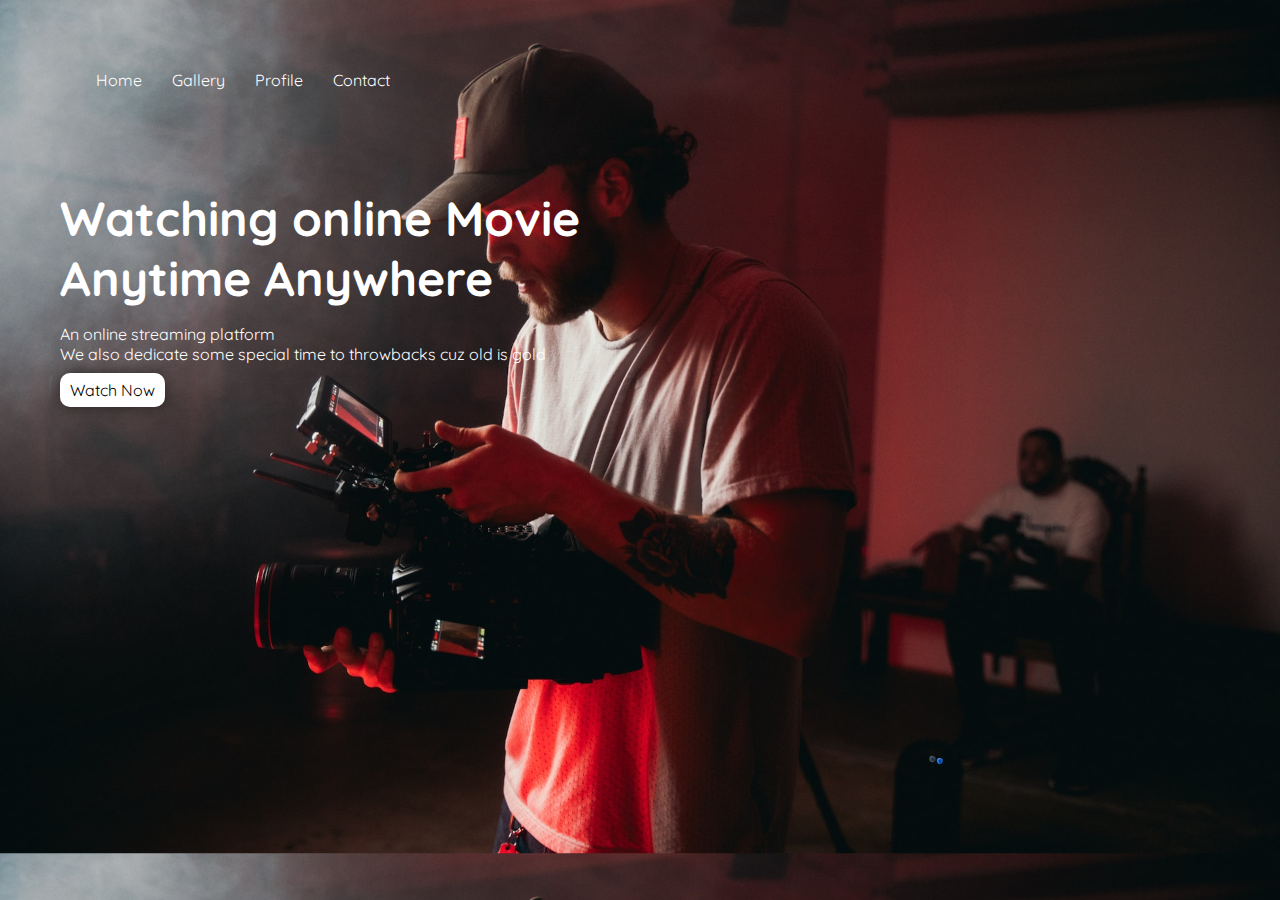
<file: index.html>
<!DOCTYPE html>
<html>
  <header>
    <meta charset="UTF-8" />
    <meta name="viewport" content="width=device-width, initial-scale=1.0" />
    <title>Home</title>
    <link rel="stylesheet" href="style.css" />
  </header>
  <body class="background">
    <ul class="slider-menu">
        <li><a href="./index.html" style="color: inherit; text-decoration: none;">Home</li>
        <li><a href="./gallery.html" style="color: inherit; text-decoration: none;">Gallery<a></li>
        <li><a href="./profile.html" style="color: inherit; text-decoration: none;">Profile</a></li>
        <li><a href="./contact.html" style="color: inherit; text-decoration: none;">Contact</a></li>
      </ul>
      <section class="hero">
        <div class="intro-text">
          <h1>
            <span class="hear">Watching online Movie</span><br/>
            <span class="connecting">Anytime Anywhere</span>
          </h1>
          <p>
            An online streaming platform<br/>
            We also dedicate some special time to throwbacks cuz old is gold
          </p>
          <a class="btn red" href="./gallery.html">Watch Now</a>
        </div>
        </section>
  </body>
  <!-- <footer>
      <p class="aeu-signature">made this with 💕.</p>
    </footer> -->
</html>
</file>
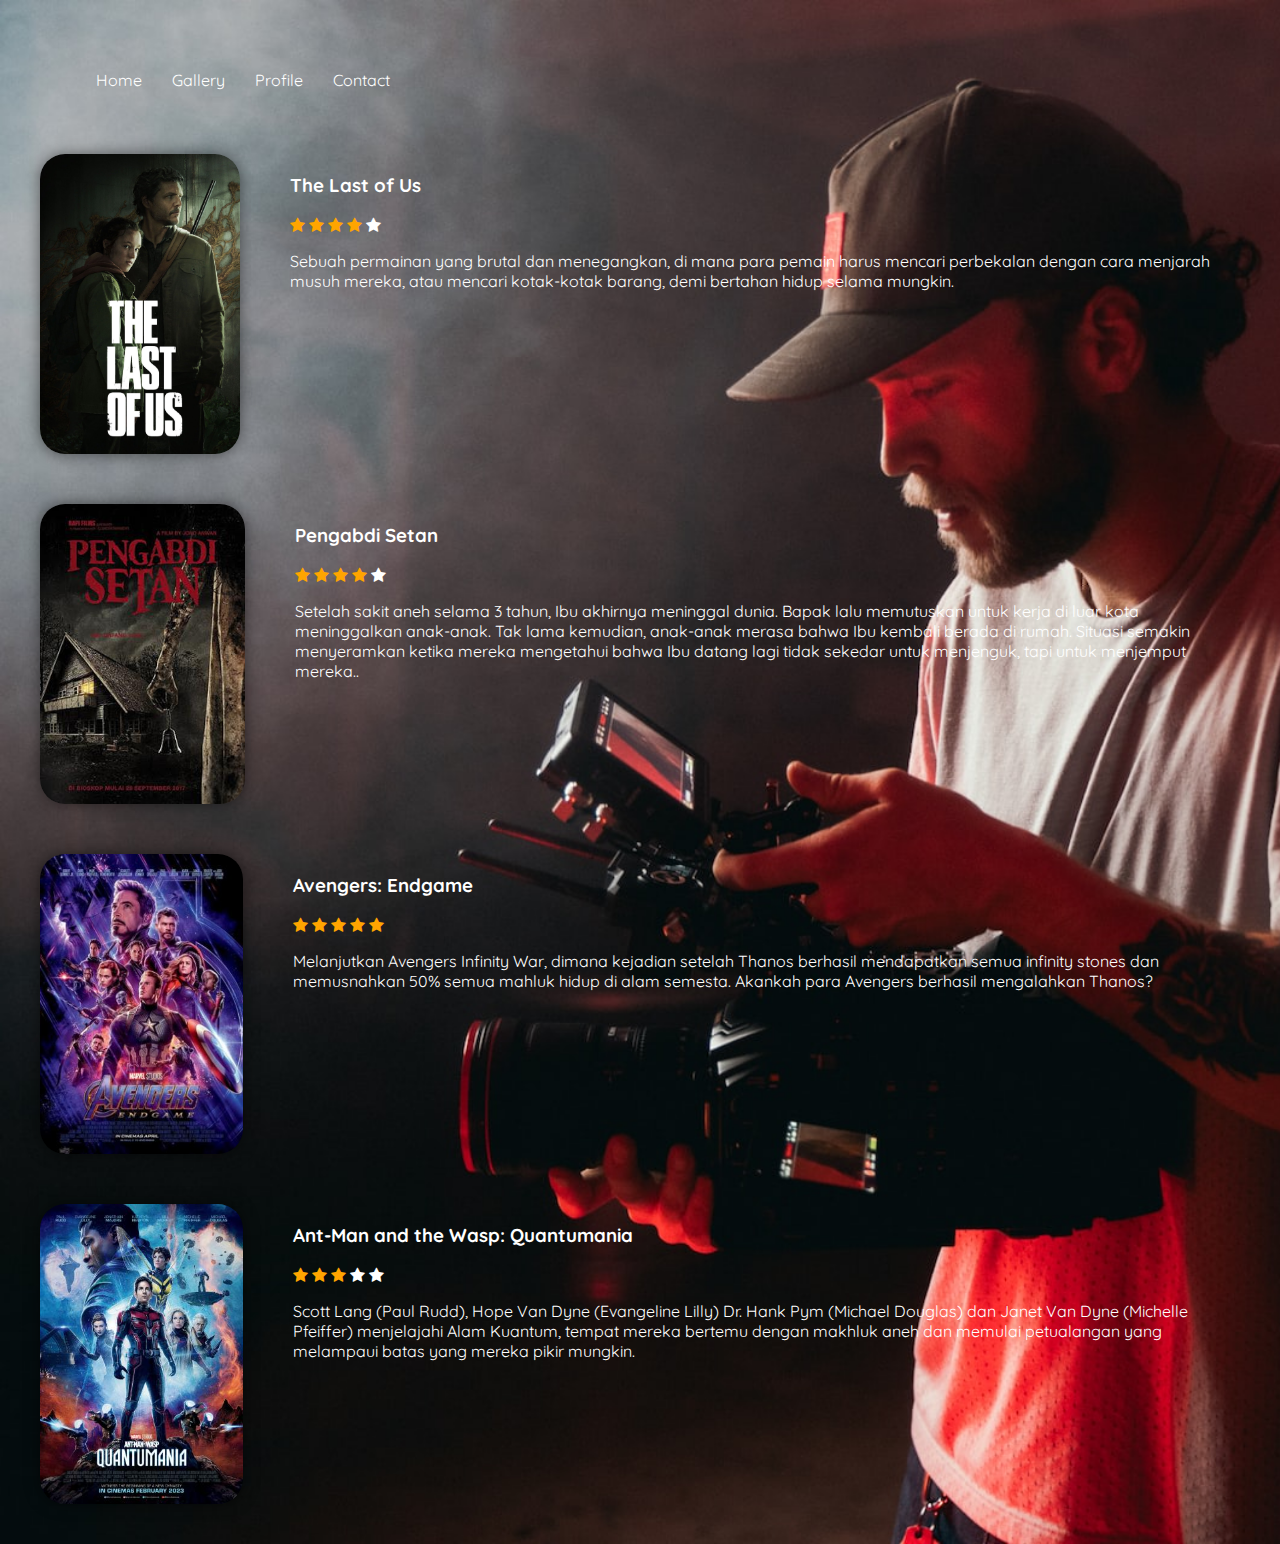
<file: gallery.html>
<!DOCTYPE html>
<html>
  <header>
    <meta charset="UTF-8" />
    <meta name="viewport" content="width=device-width, initial-scale=1.0" />
    <title>Gallery</title>
    <link rel="stylesheet" href="style.css" />
    <link rel="stylesheet" href="https://cdnjs.cloudflare.com/ajax/libs/font-awesome/4.7.0/css/font-awesome.min.css">
  </header>
  <body class="background">
    <ul class="slider-menu">
        <li><a href="./index.html" style="color: inherit; text-decoration: none;">Home</li>
        <li><a href="./gallery.html" style="color: inherit; text-decoration: none;">Gallery<a></li>
        <li><a href="./profile.html" style="color: inherit; text-decoration: none;">Profile</a></li>
        <li><a href="./contact.html" style="color: inherit; text-decoration: none;">Contact</a></li>
    </ul>
        <div class="container">
            <img src="./src/images/1.jpg" class="film">
            <div class="text-film">
                <h3>The Last of Us </h3>                
                    <span class="fa fa-star checked"></span>
                    <span class="fa fa-star checked"></span>
                    <span class="fa fa-star checked"></span>
                    <span class="fa fa-star checked"></span>
                    <span class="fa fa-star"></span>
                <p>Sebuah permainan yang brutal dan menegangkan,
                    di mana para pemain harus mencari perbekalan dengan cara
                    menjarah musuh mereka, atau mencari kotak-kotak barang,
                    demi bertahan hidup selama mungkin.</p>
            </div>
        </div>
        <div class="container">
            <img src="./src/images/2.jpg" class="film">
            <div class="text-film">
                <h3>Pengabdi Setan </h3>
                    <span class="fa fa-star checked"></span>
                    <span class="fa fa-star checked"></span>
                    <span class="fa fa-star checked"></span>
                    <span class="fa fa-star checked"></span>
                    <span class="fa fa-star"></span>
                <p>Setelah sakit aneh selama 3 tahun, Ibu akhirnya meninggal dunia.
                Bapak lalu memutuskan untuk kerja di luar kota<br>meninggalkan anak-anak.
                Tak lama kemudian, anak-anak merasa bahwa Ibu kembali berada di rumah.
                Situasi semakin menyeramkan ketika mereka mengetahui bahwa Ibu datang
                lagi tidak sekedar untuk menjenguk, tapi untuk menjemput mereka..</p>
            </div>
        </div>
        <div class="container">
            <img src="./src/images/3.jpg" class="film">
            <div class="text-film">
                <h3>Avengers: Endgame </h3>
                    <span class="fa fa-star checked"></span>
                    <span class="fa fa-star checked"></span>
                    <span class="fa fa-star checked"></span>
                    <span class="fa fa-star checked"></span>
                    <span class="fa fa-star checked"></span>
                <p>Melanjutkan Avengers Infinity War, dimana kejadian setelah Thanos
                    berhasil mendapatkan semua infinity stones dan memusnahkan 50%
                    semua mahluk hidup di alam semesta. Akankah para Avengers berhasil
                    mengalahkan Thanos?</p>
            </div>
        </div>
        <div class="container">
            <img src="./src/images/4.jpg" class="film">
            <div class="text-film">
                <h3>Ant-Man and the Wasp: Quantumania</h3>
                    <span class="fa fa-star checked"></span>
                    <span class="fa fa-star checked"></span>
                    <span class="fa fa-star checked"></span>
                    <span class="fa fa-star"></span>
                    <span class="fa fa-star"></span>
                <p>Scott Lang (Paul Rudd), Hope Van Dyne (Evangeline Lilly) Dr. Hank Pym (Michael Douglas)
                    dan Janet Van Dyne (Michelle Pfeiffer) menjelajahi Alam Kuantum,
                    tempat mereka bertemu dengan makhluk aneh dan memulai petualangan
                    yang melampaui batas yang mereka pikir mungkin.</p>
            </div>
        </div>
  </body>
</html>
</file>
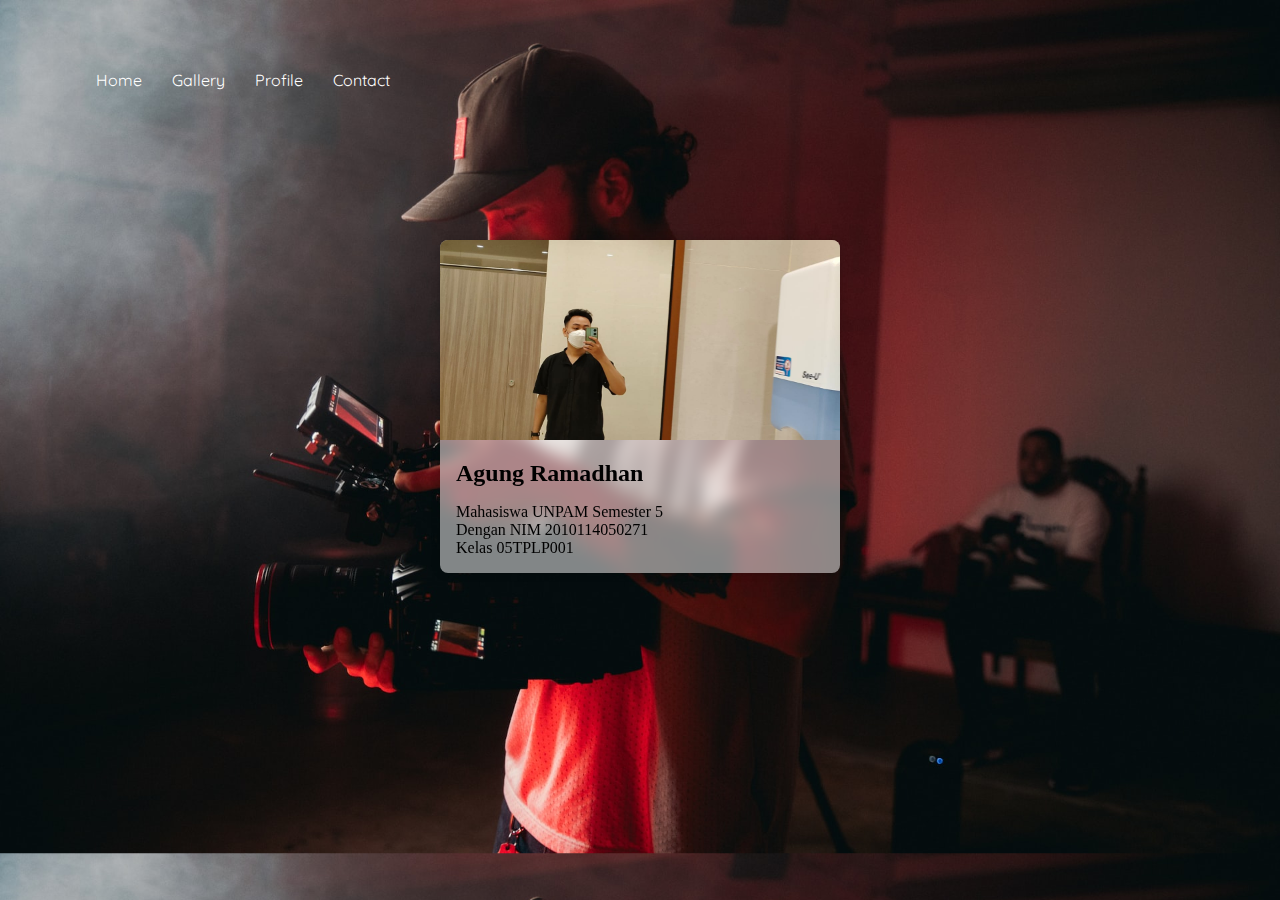
<file: profile.html>
<!DOCTYPE html>
<html>
  <header>
    <meta charset="UTF-8" />
    <meta name="viewport" content="width=device-width, initial-scale=1.0" />
    <title>Profile</title>
    <link rel="stylesheet" href="style.css" />
  </header>
  <body class="background">
    <div>
        <ul class="slider-menu">
            <li><a href="./index.html" style="color: inherit; text-decoration: none;">Home</li>
            <li><a href="./gallery.html" style="color: inherit; text-decoration: none;">Gallery<a></li>
            <li><a href="./profile.html" style="color: inherit; text-decoration: none;">Profile</a></li>
            <li><a href="./contact.html" style="color: inherit; text-decoration: none;">Contact</a></li>
        </ul>
      </div>
      <div class="card-section">
        <div class="card">
            <img src="./src/images/profileimg.jpeg">
            <h2 class="card-title">Agung Ramadhan</h2>
            <p class="card-description">Mahasiswa UNPAM Semester 5
            <br>Dengan NIM 2010114050271
            <br>Kelas 05TPLP001
        </div>
      </div>      
  </body>
</html>
</file>
<file: style.css>
@import url("https://fonts.googleapis.com/css?family=Parisienne|Quicksand&display=swap");
html,
body {
  padding: 20px;
  margin: 0;
}
.background {
  background-image: url("./src/images/imgbg.jpg");
  background-size: cover;
}
/* link */
.slider-menu {
  display: flex;
  list-style-type: none;
}
.slider-menu > li {
  display: inline-flex;
  padding: 14px;
  margin-left: 2px;
  font-family: "Quicksand";
  color: #fff;
  cursor: pointer;
  transition: 0.3s linear all;
  user-select: none;
}
.slider-menu > li:hover {
  color: #fff;
  box-shadow: 0 50px 5px rgba(0, 0, 0, 0.15) inset;
}
.heading-primary {
  color: #fff;
  backface-visibility: hidden;
  margin-bottom: 30px;
  position: absolute;
  font-family: "Quicksand";
  top: 50%;
  left: 50%;
  transform: translate(-50%, -50%);
  text-align: center;
}

/* Landing page */
.hero {
  display: flex;
  align-items: center;
  padding: 20px;
  margin: 2rem auto -6rem;
  font-family: "Quicksand";
}
.intro-text h1 {
  font-size: 3rem;
  margin-bottom: 1rem;
  color: #fff;
}
.intro-text h3 {
  margin-bottom: 0.5rem;
}
.hero p {
  line-height: var(--line-height);
  color: #fff;
}
.btn {
  margin-top: 30px;
  border: none;
  font-size: 15;
  border-radius: 10px;
  color: black;
  padding: 7px 10px;
  box-shadow: 0 0 15px rgba(0, 0, 0, 0.5);
}
.red {
  background-color: #fff;
  color: inherit;
  text-decoration: none;
}

/* Gallery */
.container {
  margin-top: 50px;
  display: flex;
  flex-direction: row;
  color: #fff;
  font-family: "Quicksand";
}
.film {
  height: 300px;
  width: 250px;
  border-radius: 25px;
  box-shadow: 0 0 15px rgba(0, 0, 0, 0.5);
}
img {
  -webkit-transition: all 0.5s ease;
  -o-transition: all 0.5s ease;
  transition: all 0.5s ease;
}
.container img:hover {
  -webkit-transform: scale(1.1);
  -ms-transform: scale(1.1);
  transform: scale(1.1);
}
.text-film {
  margin-left: 50px;
}

/* profile */
.card-section {
  padding: 120px;
  display: flex;
  flex-wrap: wrap;
  justify-content: center;
}
.card {
  background: rgba(255, 255, 255, 0.5);
  -webkit-backdrop-filter: blur(8px);
  backdrop-filter: blur(8px);
  border-radius: 8px;
  box-shadow: 0 0 10px rgba(0, 0, 0, 0.2);
  overflow: hidden;
  height: 100%;
  width: 400px;
}
.card img {
  width: 100%;
  height: 200px;
  object-fit: cover;
}
.card-title {
  font-size: 24px;
  margin: 16px;
}
.card-description {
  font-size: 16px;
  margin: 0 16px 16px;
}

/* Profile */
footer {
  position: absolute;
  bottom: 0;
  left: 0;
  right: 0;
  background: #111;
  height: auto;
  width: 100vw;

  padding-top: 40px;
  color: #fff;
}
.footer-content {
  display: flex;
  align-items: center;
  justify-content: center;
  flex-direction: column;
  text-align: center;
}
.footer-content h3 {
  font-size: 2.1rem;
  font-weight: 500;
  text-transform: capitalize;
  line-height: 3rem;
}
.footer-content p {
  max-width: 500px;
  margin: 10px auto;
  line-height: 28px;
  font-size: 14px;
  color: #cacdd2;
}
.socials {
  list-style: none;
  display: flex;
  align-items: center;
  justify-content: center;
}
.socials li {
  margin: 0 10px;
}
.socials a {
  text-decoration: none;
  color: #fff;
  border: 1.1px solid white;
  padding: 5px;

  border-radius: 50%;
}
.socials a i {
  font-size: 1.1rem;
  width: 20px;
  transition: color 0.4s ease;
}
.socials a:hover i {
  color: orange;
}
.checked {
  color: orange;
}
</file>
